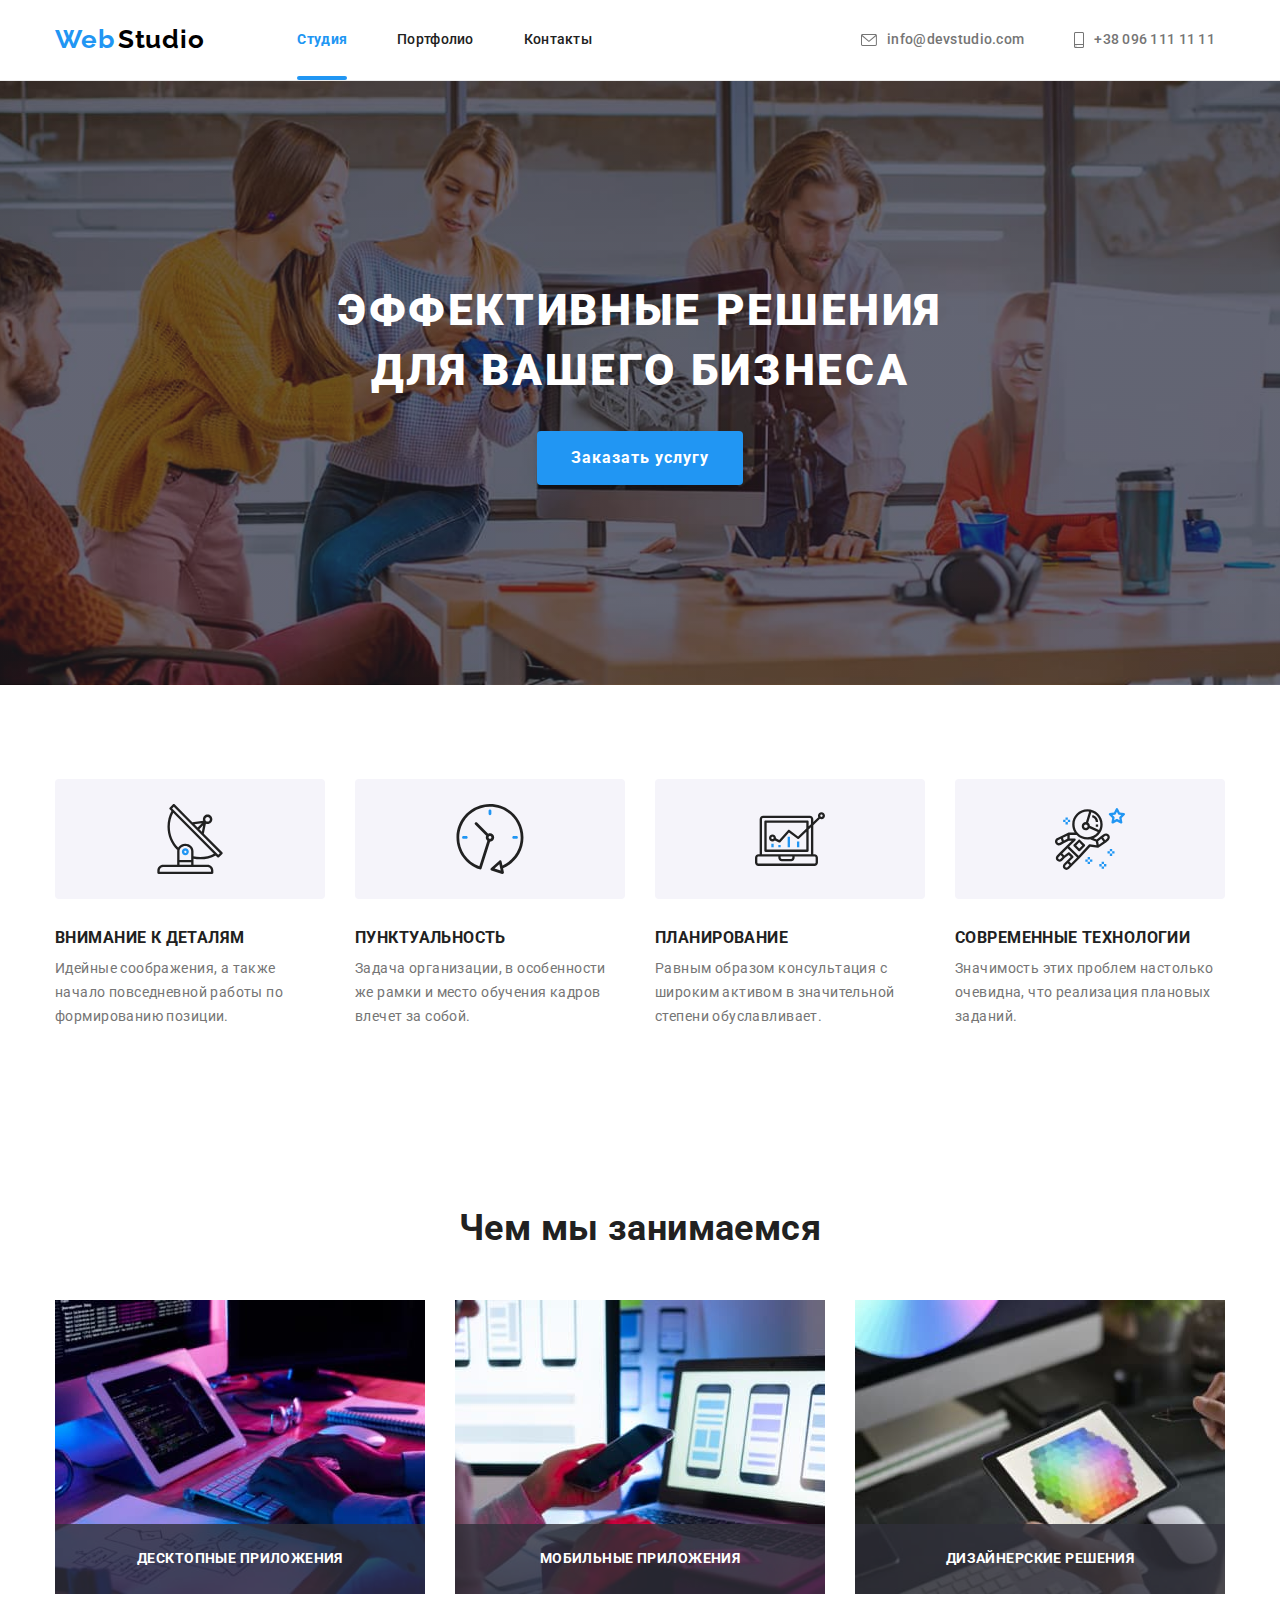
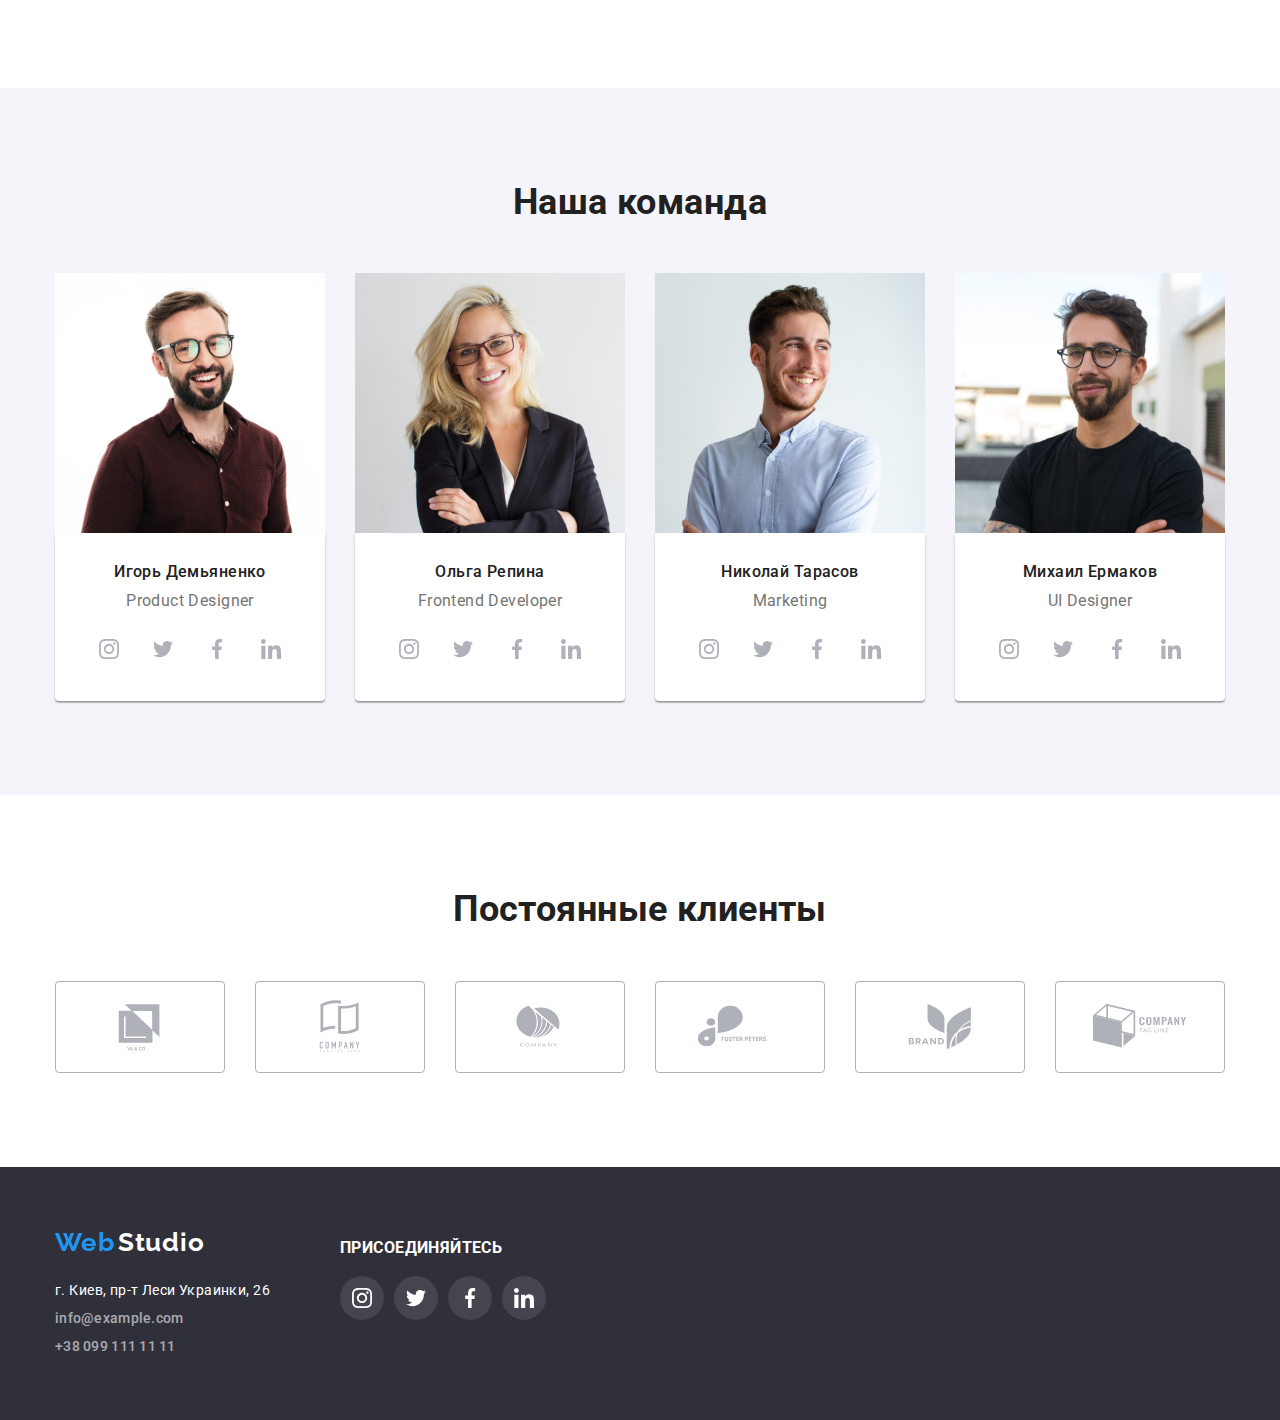
<file: index.html>
<!DOCTYPE html>
<html lang="ru">
<head>
    <meta charset="UTF-8">
    <meta http-equiv="X-UA-Compatible" content="IE=edge">
    <meta name="viewport" content="width=device-width, initial-scale=1.0">
    <title>Студия</title>
    <link rel="preconnect" href="https://fonts.googleapis.com">
    <link rel="preconnect" href="https://fonts.gstatic.com" crossorigin>
    <link href="https://fonts.googleapis.com/css2?family=Raleway:wght@700&family=Roboto:wght@400;500;700;900&display=swap"
        rel="stylesheet">
    <link rel="stylesheet" href="https://cdnjs.cloudflare.com/ajax/libs/modern-normalize/1.1.0/modern-normalize.min.css">
    <link rel="stylesheet" href="./css/styles.css">
</head>
<body>
    
    <!-- Шапка сайта -->
    <header>
        <div class="header container">
            <!-- Навигация -->
            <nav class="nav">
                <a  class="logo" href="index.html">
                    <span class="logo-first">Web</span>
                    <span class="logo-second">Studio</span>
                </a>
                <ul class="nav-list">
                    <li class="item">
                        <a href="index.html" class="nav-link active-page">Студия</a>
                    </li>
                    <li class="item">
                        <a href="portfolio.html" class="nav-link ">Портфолио</a>
                    </li>
                    <li class="item">
                        <a href="#" class="nav-link">Контакты</a>
                    </li>
                </ul>
            </nav>
            <!-- Контакты -->
            <ul class="contacts-list">
                <li class="item">
                    <a href="mailto:info@devstudio.com" class="contacts" >
                        <svg class="icon-envelope" width="16" height = "12" >
                            <use href="images/icons.svg#icon-envelope" ></use>                            
                        </svg>
                        info@devstudio.com
                    </a>
                </li>
                <li class="item">
                    <a href="tel:+380961111111" class="contacts icon-smartphone">
                        <svg class="icon-smartphone" width="10" height="16">
                            <use href="images/icons.svg#icon-smartphone"></use>
                        </svg>
                        +38 096 111 11 11
                    </a>
                </li>
            </ul>
        </div>
    </header>
    <main>
        <!-- Герой -->
        <section class="hero">
            <div class="container"> 
                <h1>Эффективные решения для вашего бизнеса</h1>
                <button  class="buttons" data-modal-open type="button">
                    Заказать услугу
                </button>
            </div>
        </section>
        <!-- Особенности -->
        <section >
            <div class="container">
                <h2 class="hidden">Особенности</h2>
                <ul class="about">
                    <li class="item">
                        <div class="about-icon">
                            <svg width="70" height="70">
                                <use href="images/icons.svg#icon-antenna"></use>
                            </svg>
                        </div>
                        <h3>Внимание к деталям</h3>
                        <p>Идейные соображения, а также начало повседневной работы по формированию позиции.</p>
                    </li>
                    <li class="item">
                        <div class="about-icon">
                            <svg class="about-icons" width="70" height="70">
                                <use href="images/icons.svg#icon-clock"></use>
                            </svg>
                        </div>
                        <h3>Пунктуальность</h3>
                        <p>Задача организации, в особенности же рамки и место обучения кадров влечет за собой.</p>
                    </li>
                    <li class="item">
                        <div class="about-icon">
                            <svg class="about-icons" width="70" height="70">
                                <use href="images/icons.svg#icon-diagram"></use>
                            </svg>
                        </div>
                        <h3>Планирование</h3>
                        <p>Равным образом консультация с широким активом в значительной степени обуславливает.</p>
                    </li>
                    <li class="item">
                        <div class="about-icon">
                            <svg class="about-icons" width="70" height="70">
                                <use href="images/icons.svg#icon-astronaut"> </use>
                            </svg>
                        </div>
                        <h3>Современные технологии</h3>
                        <p>Значимость этих проблем настолько очевидна, что реализация плановых заданий.</p>
                    </li>
                </ul>
            </div>
        </section>
        <!-- Чем мы занимаемся -->
        <section class="what-we-do">
            <div class="container">
                <h2 class="title">Чем мы занимаемся</h2>
                <ul class="what-we-do-list">
                    <li class="item">
                        <img src="./images/box-1.jpg" alt="разработка приложений" width="370">
                        <p class="description">Десктопные приложения</p>
                    </li>
                    <li class="item">
                        <img src="./images/box-2.jpg" alt="оптимизация сайта под мобильную птаформу" width="370">
                        <p class="description">Мобильные приложения</p>
                    </li>
                    <li class="item">
                        <img src="./images/box-3.jpg" alt="цветовая палитра на планшете" width="370">
                        <p class="description">Дизайнерские решения</p>
                    </li>
                </ul>
            </div>
        </section>
        <!-- Наша команда -->
        <section class="team">
            <div class="container">
                <h2 class="title">Наша команда</h2>
                <ul class="team-list">
                    <li class="item">
                        <img src="./images/teamcard1.jpg" alt="Игорь Демьяненко" width="270" height="260">
                        <div class="team-cards">
                            <h3>Игорь Демьяненко</h3>
                            <p>Product Designer</p>
                            
                                <ul class="social-links">
                                    <li class="social-item" >
                                        <a class="social-link" href="#" aria-label="instagram" >
                                            <svg  width="20" height="20">
                                                <use href="images/icons.svg#icon-instagram"></use>
                                            </svg>
                                        </a>
                                    </li>
                                    <li class="social-item" >
                                        <a href="#" class="social-link" aria-label="twitter" >
                                            <svg  width="20" height="20">
                                                <use href="images/icons.svg#icon-twitter"></use>
                                            </svg>
                                        </a>
                                    </li>
                                    <li class="social-item" >
                                        <a href="#" class="social-link" aria-label="facebook" >
                                            <svg  width="20" height="20">
                                                <use href="images/icons.svg#icon-facebook"></use>
                                            </svg>
                                        </a>
                                    </li>
                                    <li class="social-item" >
                                        <a href="#" class="social-link" aria-label="linkedin" >
                                            <svg  width="20" height="20">
                                                <use href="images/icons.svg#icon-linkedin"></use>
                                            </svg>
                                        </a>
                                    </li>
                                </ul>
                            
                        </div>
                    </li>
                    <li class="item">
                        <img src="./images/teamcard2.jpg" alt="Ольга Репина" width="270" height="260">
                        <div class="team-cards">
                            <h3>Ольга Репина</h3>
                            <p>Frontend Developer</p>
                            <ul class="social-links">
                                <li class="social-item">
                                    <a class="social-link" href="#" aria-label="instagram">
                                        <svg width="20" height="20">
                                            <use href="images/icons.svg#icon-instagram"></use>
                                        </svg>
                                    </a>
                                </li>
                                <li class="social-item">
                                    <a href="#" class="social-link" aria-label="twitter">
                                        <svg width="20" height="20">
                                            <use href="images/icons.svg#icon-twitter"></use>
                                        </svg>
                                    </a>
                                </li>
                                <li class="social-item">
                                    <a href="#" class="social-link" aria-label="facebook">
                                        <svg width="20" height="20">
                                            <use href="images/icons.svg#icon-facebook"></use>
                                        </svg>
                                    </a>
                                </li>
                                <li class="social-item">
                                    <a href="#" class="social-link" aria-label="linkedin">
                                        <svg width="20" height="20">
                                            <use href="images/icons.svg#icon-linkedin"></use>
                                        </svg>
                                    </a>
                                </li>
                            </ul>
                        </div>
                    </li>
                    <li class="item">
                        <img src="./images/teamcard3.jpg" alt="Николай Тарасов" width="270" height="260">
                        <div class="team-cards">
                            <h3>Николай Тарасов</h3>
                            <p>Marketing</p>
                            <ul class="social-links">
                                <li class="social-item">
                                    <a class="social-link" href="#" aria-label="instagram">
                                        <svg width="20" height="20">
                                            <use href="images/icons.svg#icon-instagram"></use>
                                        </svg>
                                    </a>
                                </li>
                                <li class="social-item">
                                    <a href="#" class="social-link" aria-label="twitter">
                                        <svg width="20" height="20">
                                            <use href="images/icons.svg#icon-twitter"></use>
                                        </svg>
                                    </a>
                                </li>
                                <li class="social-item">
                                    <a href="#" class="social-link" aria-label="facebook">
                                        <svg width="20" height="20">
                                            <use href="images/icons.svg#icon-facebook"></use>
                                        </svg>
                                    </a>
                                </li>
                                <li class="social-item">
                                    <a href="#" class="social-link" aria-label="linkedin">
                                        <svg width="20" height="20">
                                            <use href="images/icons.svg#icon-linkedin"></use>
                                        </svg>
                                    </a>
                                </li>
                            </ul>
                        </div>
                    </li>
                    <li class="item">
                        <img src="./images/teamcard4.jpg" alt="Михаил Ермаков" width="270" height="260">
                        <div class="team-cards">
                            <h3>Михаил Ермаков</h3>
                            <p>UI Designer</p>
                            <ul class="social-links">
                                <li class="social-item">
                                    <a class="social-link" href="#" aria-label="instagram">
                                        <svg width="20" height="20">
                                            <use href="images/icons.svg#icon-instagram"></use>
                                        </svg>
                                    </a>
                                </li>
                                <li class="social-item">
                                    <a href="#" class="social-link" aria-label="twitter">
                                        <svg width="20" height="20">
                                            <use href="images/icons.svg#icon-twitter"></use>
                                        </svg>
                                    </a>
                                </li>
                                <li class="social-item">
                                    <a href="#" class="social-link" aria-label="facebook">
                                        <svg width="20" height="20">
                                            <use href="images/icons.svg#icon-facebook"></use>
                                        </svg>
                                    </a>
                                </li>
                                <li class="social-item">
                                    <a href="#" class="social-link" aria-label="linkedin">
                                        <svg width="20" height="20">
                                            <use href="images/icons.svg#icon-linkedin"></use>
                                        </svg>
                                    </a>
                                </li>
                            </ul>
                        </div>
                    </li>
                </ul>
            </div>
        </section>
        <!-- Наши клиенты -->
        <section class="clients">
            <div class="container">
                <h2 class="title">Постоянные клиенты</h2>
                <ul class="clients-list">
                    <li class="client-item" >
                        <a href="#" class="client-link">
                            <svg width="106" height="60">
                                <use href="./images/icons.svg#icon-logo-1" ></use>
                            </svg>
                        </a>
                    </li>
                    <li class="client-item" >
                        <a href="#" class="client-link">
                            <svg width="106" height="60">
                                <use href="./images/icons.svg#icon-logo-2" ></use>
                            </svg>
                        </a>
                    </li>
                    <li class="client-item" >
                        <a href="#" class="client-link">
                            <svg width="106" height="60">
                                <use href="./images/icons.svg#icon-logo-3" ></use>
                            </svg>
                        </a>
                    </li>
                    <li class="client-item" >
                        <a href="#" class="client-link">
                            <svg width="106" height="60">
                                <use href="./images/icons.svg#icon-logo-4" ></use>
                            </svg>
                        </a>
                    </li>
                    <li class="client-item" >
                        <a href="#" class="client-link">
                            <svg width="106" height="60">
                                <use href="./images/icons.svg#icon-logo-5" ></use>
                            </svg>
                        </a>
                    </li>
                    <li class="client-item" >
                        <a href="#" class="client-link">
                            <svg width="106" height="60">
                                <use href="./images/icons.svg#icon-logo-6" ></use>
                            </svg>
                        </a>
                    </li>
                </ul>
            </div>
        </section>

    </main>
    <!-- Подвал -->
    <footer class="footer">
        <div class="container">
            <div class="address"><a class="logo-footer" href="index.html">
                    <span class="logo-first">Web</span>
                    <span class="logo-second">Studio</span>
                </a>
                <address>
                    <ul class="address-list">
                        <li class="item">
                            <a class="address" href="https://goo.gl/maps/gMFZXmqn6xjPHVWj6">г. Киев, пр-т Леси Украинки, 26</a>
                        </li>
                        <li class="item">
                            <a class="contacts" href="mailto:nfo@example.com">info@example.com</a>
                        </li>
                        <li class="item">
                            <a class="contacts" href="tel:+380991111111">+38 099 111 11 11</a>
                        </li>
                    </ul>
                </address>
            </div>
            <!-- Иконки -->
            <div class="social">
                <h3>присоединяйтесь</h3>
                <ul class="social-links">
                    <li class="social-item">
                        <a class="social-link" href="#" aria-label="instagram">
                            <svg width="20" height="20">
                                <use href="images/icons.svg#icon-instagram"></use>
                            </svg>
                        </a>
                    </li>
                    <li class="social-item">
                        <a href="#" class="social-link" aria-label="twitter">
                            <svg width="20" height="20">
                                <use href="images/icons.svg#icon-twitter"></use>
                            </svg>
                        </a>
                    </li>
                    <li class="social-item">
                        <a href="#" class="social-link" aria-label="facebook">
                            <svg width="20" height="20">
                                <use href="images/icons.svg#icon-facebook"></use>
                            </svg>
                        </a>
                    </li>
                    <li class="social-item">
                        <a href="#" class="social-link" aria-label="linkedin">
                            <svg width="20" height="20">
                                <use href="images/icons.svg#icon-linkedin"></use>
                            </svg>
                        </a>
                    </li>
                </ul>
            </div>
        </div>
    </footer>
    <div class="backdrop is-hidden " data-modal>
        <div class="modal">
             <button data-modal-close type ="button" class="close-button" >
                <svg class="icon-close" width="11" height="11">
                    <use href="images/icons.svg#icon-close"></use>
                </svg>
             </button> 
        </div>
    </div>
    <script src="./js/modal.js"></script>
</body>
</html>
</file>
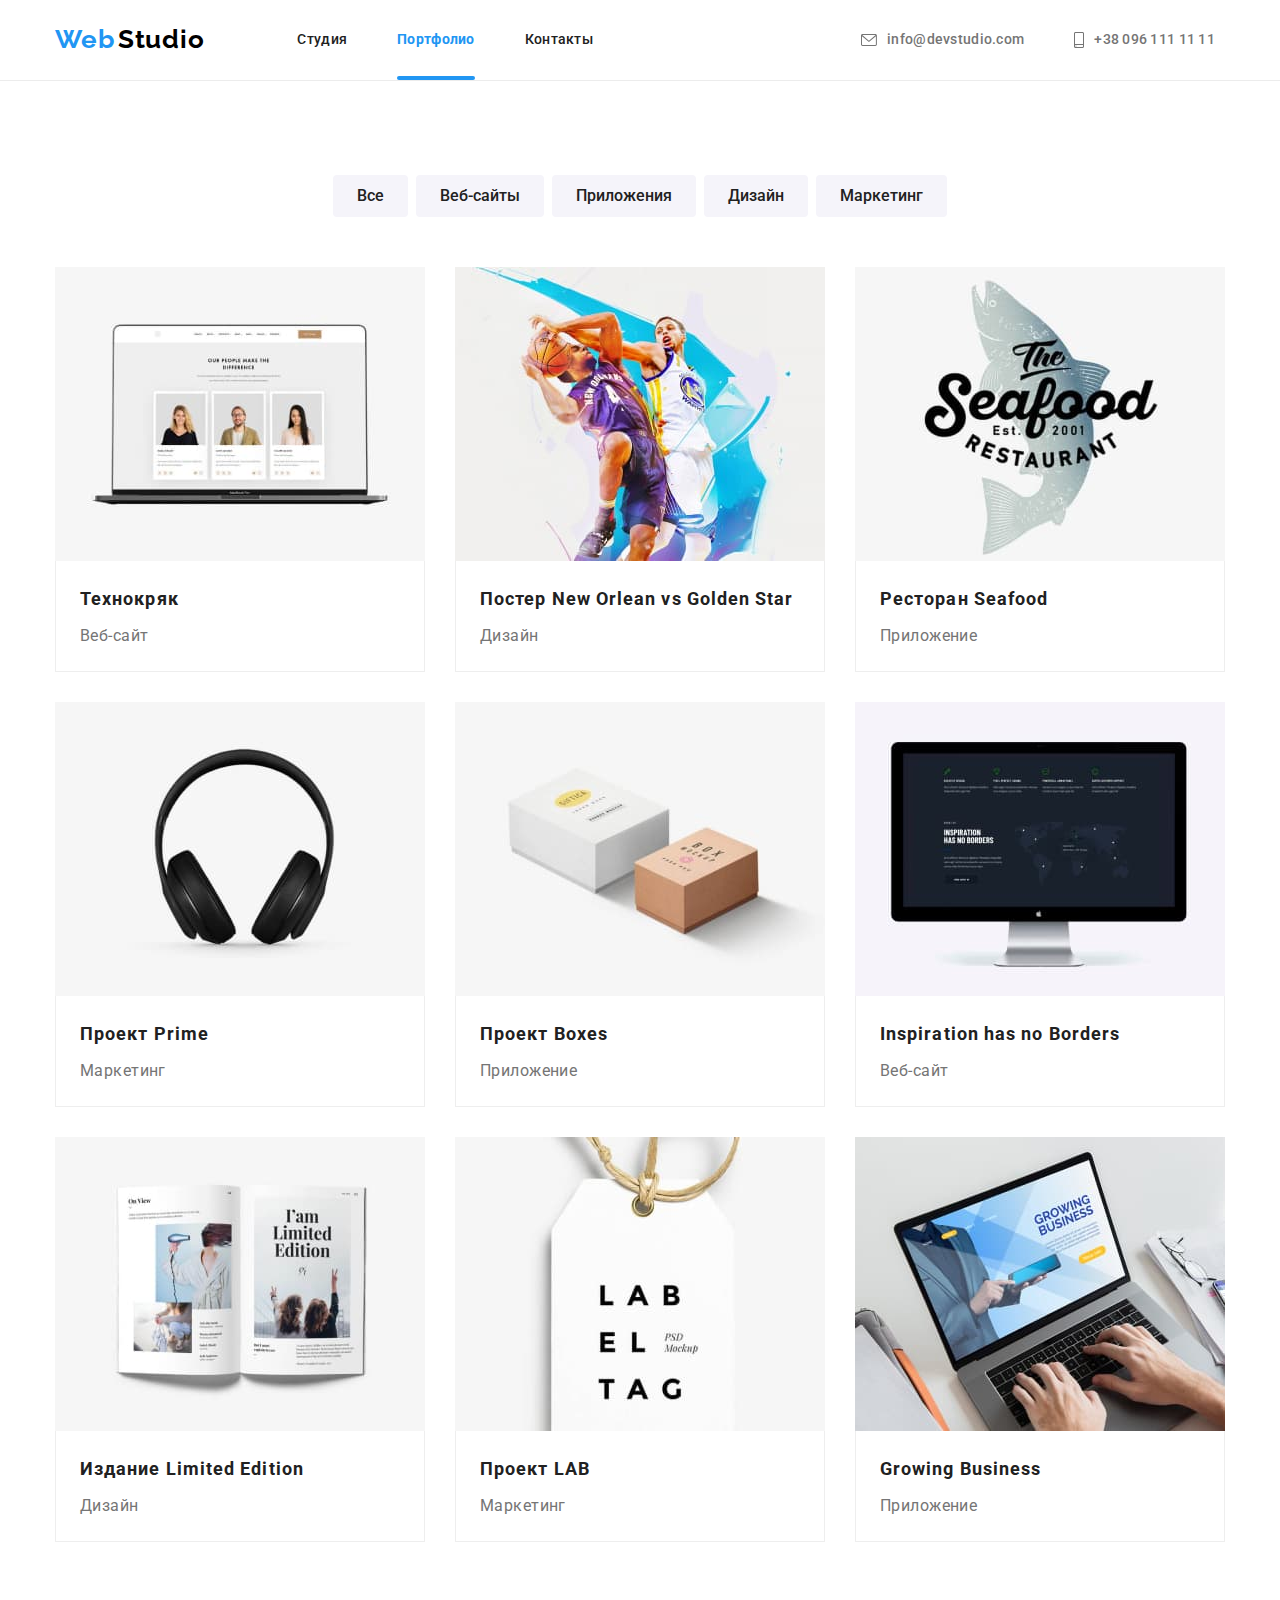
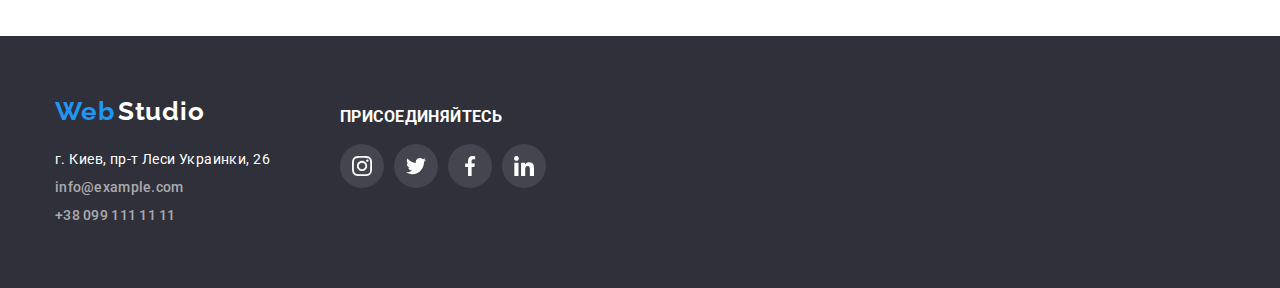
<file: portfolio.html>
<!DOCTYPE html>
<html lang="en">
<head>
    <meta charset="UTF-8">
    <meta http-equiv="X-UA-Compatible" content="IE=edge">
    <meta name="viewport" content="width=device-width, initial-scale=1.0">
    <title>Portfolio</title>
    <link rel="preconnect" href="https://fonts.googleapis.com">
    <link rel="preconnect" href="https://fonts.gstatic.com" crossorigin>
    <link href="https://fonts.googleapis.com/css2?family=Raleway:wght@700&family=Roboto:wght@400;500;700;900&display=swap"
        rel="stylesheet">
    <link rel="stylesheet" href="https://cdnjs.cloudflare.com/ajax/libs/modern-normalize/1.1.0/modern-normalize.min.css">
    <link rel="stylesheet" href="./css/styles.css">
</head>
<body>
    <!-- Шапка сайта -->
    <header>
        <div class="header container">
            <!-- Навигация -->
            <nav class="nav">
                <a class="logo" href="index.html">
                    <span class="logo-first">Web</span>
                    <span class="logo-second">Studio</span>
                </a>
                <ul class="nav-list">
                    <li class="item"><a href="index.html" class="nav-link ">Студия</a></li>
                    <li class="item"><a href="portfolio.html" class="nav-link active-page">Портфолио</a></li>
                    <li class="item"><a href="#" class="nav-link">Контакты</a></li>
                </ul>
            </nav>
            <!-- Контакты -->
            <ul class="contacts-list">
                <li class="item">
                    <a href="mailto:info@devstudio.com" class="contacts">
                        <svg class="icon-envelope" width="16" height="12">
                            <use href="images/icons.svg#icon-envelope"></use>
                        </svg>
                        info@devstudio.com
                    </a>
                </li>
                <li class="item">
                    <a href="tel:+380961111111" class="contacts icon-smartphone">
                        <svg class="icon-smartphone" width="10" height="16">
                            <use href="images/icons.svg#icon-smartphone"></use>
                        </svg>
                        +38 096 111 11 11
                    </a>
                </li>
            </ul>
        </div>
    </header>
    <main>
        <div class="container">
            <!-- Portfolio -->
            <h1 class="hidden">Portfolio</h1>
            <!-- Filters -->
            <div>
                <h2 class="hidden">Filters</h2>
                <ul class="filters">
                    <li class="item"><button class="buttons" type="button">Все</button></li>
                    <li class="item"><button class="buttons" type="button">Веб-сайты</button></li>
                    <li class="item"><button class="buttons" type="button">Приложения</button></li>
                    <li class="item"><button class="buttons" type="button">Дизайн</button></li>
                    <li class="item"><button class="buttons" type="button">Маркетинг</button></li>
                </ul>
            </div>
            <!-- Примеры работ -->
            <div class="projects">
                <h2 class="hidden">Projects</h2>
                <ul class="projects-list">
                    <li class="item">
                        <a href="#" class="link">
                            <div class="project-overley">
                                <img src="./images/portfolio/project-1.jpg" alt="Проект 1" width="370">
                                <p class="project-text">
                                    Технокряк это современная площадка распространения коронавируса.
                                    Компании используют эту платформу для цифрового
                                    шпионажа и атак на защищённые сервера конкурентов.
                                </p>
                            </div>
                            <div class="card">
                                <h3>Технокряк</h3>
                                <p>Веб-сайт</p>
                            </div>
                        </a>
                    </li>
                    <li class="item">
                        <a href="#" class="link">
                            <div class="project-overley">
                                <img src="./images/portfolio/project-2.jpg" alt="Проект 2" width="370">
                                <p class="project-text">
                                    Технокряк это современная площадка распространения коронавируса.
                                    Компании используют эту платформу для цифрового
                                    шпионажа и атак на защищённые сервера конкурентов.
                                </p>
                            </div>
                            <div class="card">
                                <h3>Постер New Orlean vs Golden Star</h3>
                                <p>Дизайн</p>
                            </div>
                        </a>
                    </li>
                    <li class="item">
                        <a href="#" class="link">
                            <div class="project-overley">
                                <img src="./images/portfolio/project-3.jpg" alt="Проект 3" width="370">
                                <p class="project-text">
                                    Технокряк это современная площадка распространения коронавируса.
                                    Компании используют эту платформу для цифрового
                                    шпионажа и атак на защищённые сервера конкурентов.
                                </p>
                            </div>
                            <div class="card">
                                <h3>Ресторан Seafood</h3>
                                <p>Приложение</p>
                            </div>
                        </a>
                    </li>
                    <li class="item">
                        <a href="#" class="link">
                            <div class="project-overley">
                                <img src="./images/portfolio/project-4.jpg" alt="Проект 4" width="370">
                                <p class="project-text">
                                    Технокряк это современная площадка распространения коронавируса.
                                    Компании используют эту платформу для цифрового
                                    шпионажа и атак на защищённые сервера конкурентов.
                                </p>
                            </div>
                            <div class="card">
                                <h3>Проект Prime</h3>
                                <p>Маркетинг</p>
                            </div>
                        </a>
                    </li>
                    <li class="item">
                        <a href="#" class="link">
                            <div class="project-overley">
                                <img src="./images/portfolio/project-5.jpg" alt="Проект 5" width="370">
                                <p class="project-text">
                                    Технокряк это современная площадка распространения коронавируса.
                                    Компании используют эту платформу для цифрового
                                    шпионажа и атак на защищённые сервера конкурентов.
                                </p>
                            </div>
                            <div class="card">
                                <h3>Проект Boxes</h3>
                                <p>Приложение</p>
                            </div>
                        </a>
                    </li>
                    <li class="item">
                        <a href="#" class="link">
                            <div class="project-overley">
                                <img src="./images/portfolio/project-6.jpg" alt="Проект 6" width="370">
                                <p class="project-text">
                                    Технокряк это современная площадка распространения коронавируса.
                                    Компании используют эту платформу для цифрового
                                    шпионажа и атак на защищённые сервера конкурентов.
                                </p>
                            </div>
                            <div class="card">
                                <h3>Inspiration has no Borders</h3>
                                <p>Веб-сайт</p>
                            </div>
                        </a>
                    </li>
                    <li class="item">
                        <a href="#" class="link">
                            <div class="project-overley">
                                <img src="./images/portfolio/project-7.jpg" alt="Проект 7" width="370">
                                <p class="project-text">
                                    Технокряк это современная площадка распространения коронавируса.
                                    Компании используют эту платформу для цифрового
                                    шпионажа и атак на защищённые сервера конкурентов.
                                </p>
                            </div>
                            <div class="card">
                                <h3>Издание Limited Edition</h3>
                                <p>Дизайн</p>
                            </div>
                        </a>
                    </li>
                    <li class="item">
                        <a href="#" class="link">
                            <div class="project-overley">
                                <img src="./images/portfolio/project-8.jpg" alt="Проект 8" width="370">
                                <p class="project-text">
                                    Технокряк это современная площадка распространения коронавируса.
                                    Компании используют эту платформу для цифрового
                                    шпионажа и атак на защищённые сервера конкурентов.
                                </p>
                            </div>
                            <div class="card">
                                <h3>Проект LAB</h3>
                                <p>Маркетинг</p>
                            </div>
                        </a>
                    </li>
                    <li class="item">
                        <a href="#" class="link">
                            <div class="project-overley">
                                <img src="./images/portfolio/project-9.jpg" alt="Проект 9" width="370">
                                <p class="project-text">
                                    Технокряк это современная площадка распространения коронавируса.
                                    Компании используют эту платформу для цифрового
                                    шпионажа и атак на защищённые сервера конкурентов.
                                </p>
                            </div>
                            <div class="card">
                                <h3>Growing Business</h3>
                                <p>Приложение</p>
                            </div>
                        </a>
                    </li>
                </ul>
            </div>
        </div>
    </main>
    <!-- Footer -->
    <footer class="footer">
        <div class="container">
            <div class="address"><a class="logo-footer" href="index.html">
                    <span class="logo-first">Web</span>
                    <span class="logo-second">Studio</span>
                </a>
                <address>
                    <ul class="address-list">
                        <li class="item">
                            <a class="address" href="https://goo.gl/maps/gMFZXmqn6xjPHVWj6">г. Киев, пр-т Леси Украинки, 26</a>
                        </li>
                        <li class="item">
                            <a class="contacts" href="mailto:nfo@example.com">info@example.com</a>
                        </li>
                        <li class="item">
                            <a class="contacts" href="tel:+380991111111">+38 099 111 11 11</a>
                        </li>
                    </ul>
                </address>
            </div>
            <div class="social">
                <h3>присоединяйтесь</h3>
                <ul class="social-links">
                    <li class="social-item">
                        <a class="social-link" href="#" aria-label="instagram">
                            <svg width="20" height="20">
                                <use href="images/icons.svg#icon-instagram"></use>
                            </svg>
                        </a>
                    </li>
                    <li class="social-item">
                        <a href="#" class="social-link" aria-label="twitter">
                            <svg width="20" height="20">
                                <use href="images/icons.svg#icon-twitter"></use>
                            </svg>
                        </a>
                    </li>
                    <li class="social-item">
                        <a href="#" class="social-link" aria-label="facebook">
                            <svg width="20" height="20">
                                <use href="images/icons.svg#icon-facebook"></use>
                            </svg>
                        </a>
                    </li>
                    <li class="social-item">
                        <a href="#" class="social-link" aria-label="linkedin">
                            <svg width="20" height="20">
                                <use href="images/icons.svg#icon-linkedin"></use>
                            </svg>
                        </a>
                    </li>
                </ul>
            </div>
        </div>
    </footer>
</body>
</html>
</file>
<file: css/styles.css>
:root {
  --main-color: #212121;
  --background: #ffffff;
  --secondary-text: #757575;
  --color-active: #2196f3;
  --color-logo: #000000;
  --bacground-button: #f5f4fa;
  --background-footer: #2f303a;
  --footer-contacts: rgba(255, 255, 255, 0.6);
  --background-hero: #c4c4c4;
  --social-color: #afb1b8;
  --hero-active-button: #188ce8;
}
/* ======= main styles ======== */
body {
  font-family: "Roboto", "Verdana", "Tahoma", sans-serif;
  font-size: 14px;
  font-style: normal;
  font-weight: 400;
  line-height: 1.71;
  letter-spacing: 0.03em;
  color: var(--main-color);
  background-color: var(--background);
}

h1,
h2,
h4,
h5,
h6,
p {
  margin: 0;
}

img {
  display: block;
  max-width: 100%;
  height: auto;
}

li,
ul,
ol,
a {
  list-style: none;
  padding: 0;
  margin: 0;
}

header {
  border-bottom: 1px solid #ececec;
}

/* ======= projects-list Portfolio  ========= */
.projects-list {
  display: flex;
  flex-wrap: wrap;
}

.projects-list .item:not(:nth-child(3n)) {
  margin-right: 30px;
}

.projects-list .item:nth-child(-n + 6) {
  margin-bottom: 30px;
}

.projects-list .item:nth-child(n + 7) {
  margin-bottom: 94px;
}

.projects h3 {
  margin-right: 24px;
  margin-left: 24px;
  margin-top: 0px;
  margin-bottom: 4px;
  font-weight: bold;
  font-size: 18px;
  line-height: 2;
  letter-spacing: 0.06em;
  padding-top: 20px;
}

.card > p {
  margin-left: 24px;
  margin-right: 24px;
  margin-bottom: 20px;
  font-size: 16px;
  line-height: 1.87;
  color: var(--secondary-text);
}

.card {
  border-left: 1px solid #eeeeee;
  border-right: 1px solid #eeeeee;
  border-bottom: 1px solid #eeeeee;
}

a {
  text-decoration: none;
  color: inherit;
}

.hidden {
  display: none;
  margin: 0;
  padding: 0;
}

.projects-list > .item {
  transition-property: box-shadow;
  transition-duration: 250ms;
  transition-timing-function: cubic-bezier(0.4, 0, 0.2, 1);
}

.projects-list > .item:hover,
.projects-list > .item:focus {
  box-shadow: 0px 1px 1px rgba(0, 0, 0, 0.12), 0px 4px 4px rgba(0, 0, 0, 0.06),
    1px 4px 6px rgba(0, 0, 0, 0.16);
}

/* ============ flex styles ============ */
.container {
  width: 1200px;
  padding-right: 15px;
  padding-left: 15px;
  margin: 0 auto;
}

.header,
.nav-list,
.contacts-list,
.nav {
  display: flex;
  align-items: center;
}

/* .logo {
  margin-left: 15px;
} */

ul.contacts-list {
  padding: 0;
  /* margin-right: 15px; */
  margin-left: auto;
}

.nav-list > .item:not(:last-child) {
  margin-right: 50px;
}

.nav-link {
  display: block;
  padding-top: 32px;
  padding-bottom: 32px;
}

.contacts-list .item + .item {
  margin-left: 50px;
}

.nav-list {
  margin-left: 93px;
}

/* ============== about Flex ========== */

.about {
  display: flex;
  margin-top: 94px;
  margin-bottom: 94px;
}

.about .item + .item {
  margin-left: 30px;
}

/* ========== what-we-do Flex========= */

.what-we-do-list {
  display: flex;
  margin-bottom: 94px;
  position: relative;
}

.what-we-do-list .item img {
  background-color: rgba(47, 48, 58, 0.8);
  height: 100%;
}

.what-we-do-list .item + .item {
  margin-left: 30px;
}

.description {
  display: block;
  position: absolute;
  bottom: 0;
  padding-bottom: 27px;
  padding-top: 27px;
  margin: 0;

  font-weight: bold;
  font-size: 14px;
  line-height: 1.14;
  text-align: center;
  letter-spacing: 0.03em;
  text-transform: uppercase;
  color: var(--background);
  background-color: rgba(47, 48, 58, 0.8);
  width: 370px;
}

/* ========= team  Flex=========== */

.what-we-do .title,
.clients .title,
.team .title {
  padding-bottom: 50px;
  padding-top: 94px;
}

.what-we-do .title {
  padding-top: 85px;
}

.team-list {
  display: flex;
  padding-bottom: 94px;
}

.team-list .item + .item {
  margin-left: 30px;
}

.team-list .item h3 {
  padding-top: 30px;
  padding-bottom: 10px;
  margin: 0;
}

.team {
  background-color: var(--bacground-button);
}

.team p {
  padding-bottom: 16px;
}

.team-cards {
  background: var(--background);
  box-shadow: 0px 1px 3px rgba(0, 0, 0, 0.12), 0px 1px 1px rgba(0, 0, 0, 0.14),
    0px 2px 1px rgba(0, 0, 0, 0.2);
  border-bottom-left-radius: 4px;
  border-bottom-right-radius: 4px;
}

/* ========= logo ========================== */
.logo-first {
  color: var(--color-active);
}

.logo-second {
  color: var(--color-logo);
}

.logo-first,
.logo-second {
  font-family: "Raleway", "Tahoma", sans-serif;
  font-style: normal;
  font-weight: bold;
  font-size: 26px;
  line-height: 1.19;
  letter-spacing: 0.03em;
}

/* ======== Navigation ========================== */
.nav-link,
.contacts {
  color: var(--main-color);
  font-weight: 500;
  line-height: 1.14;
  letter-spacing: 0.02em;

  transition-property: color;
  transition-duration: 250ms;
  transition-timing-function: cubic-bezier(0.4, 0, 0.2, 1);
}

a.active-page {
  color: var(--color-active);
  font-weight: bold;
}

.active-page::after {
  content: "";
  display: block;
  position: absolute;
  width: 100%;
  bottom: 0;

  height: 4px;
  background-color: var(--color-active);
  border-radius: 2px;
}

.nav-list .item {
  position: relative;
}

.nav-link:hover,
.nav-link:focus,
.contacts:hover,
.contacts:focus {
  color: var(--color-active);
}

.contacts {
  color: var(--secondary-text);
}

/* ======= Footer =============================== */
.footer .container {
  display: flex;
  align-items: center;
}

.logo-footer {
  display: block;
  padding-top: 60px;
  margin-bottom: 20px;
}

.footer {
  background-color: var(--background-footer);
}

.footer .logo-first {
  color: var(--color-active);
}

.footer .logo-second,
.address {
  color: var(--background);
}

.footer .contacts,
.footer .address {
  font-style: normal;
  color: var(--footer-contacts);
  font-size: 14px;
  line-height: 1.71;
}

.footer .address {
  color: var(--background);
}

.address-list {
  padding-bottom: 60px;
}

.address-list .item + .item {
  margin-top: 4px;
}

.social {
  margin-left: 70px;
  margin-top: 72px;
  margin-bottom: 100px;
  /* outline: #afb1b8 solid 2px; */
}
.social .social-item {
  padding-right: 0;
  padding-left: 0;
}

.social h3 {
  margin-bottom: 18px;
  color: var(--background);
}

.footer .social-links {
  margin-right: 0;
  margin-left: 0;
  padding: 0;
}

.footer .social-link {
  display: flex;
  width: 44px;
  height: 44px;
  justify-content: center;
  align-items: center;
  fill: var(--background);
  background: rgba(255, 255, 255, 0.1);
  border-radius: 50%;
  padding-bottom: 0;
}

/* ========== Filters ======================= */

.filters {
  display: flex;
  background-color: var(--background);
  justify-content: center;
  margin-bottom: 50px;
  margin-top: 94px;
}

.filters .item + .item {
  margin-left: 8px;
}

.buttons {
  display: inline-block;
  background-color: var(--bacground-button);
  color: var(--main-color);
  cursor: pointer;
  font-family: "Roboto", "Verdana", "Tahoma", sans-serif;
  font-weight: 500;
  font-size: 16px;
  line-height: 1.62;
  text-align: center;
  border-radius: 4px;
  padding-top: 6px;
  padding-bottom: 6px;
  padding-right: 22px;
  padding-left: 22px;
  border-color: transparent;
}

.hero .buttons {
  display: inline-block;
  margin-bottom: 200px;
  padding-top: 10px;
  padding-bottom: 10px;
  padding-right: 32px;
  padding-left: 32px;

  transition-property: background-color;
  transition-duration: 250ms;
  transition-timing-function: cubic-bezier(0.4, 0, 0.2, 1);

  background-color: var(--color-active);
  font-weight: bold;
  line-height: 1.87;
  align-items: center;
  text-align: center;
  letter-spacing: 0.06em;
  min-width: 200px;
  color: var(--background);
  box-shadow: 0px 4px 4px rgba(0, 0, 0, 0.15);
  border-radius: 4px;
}

.buttons:hover,
.buttons:focus {
  background-color: var(--color-active);
  color: var(--background);
  box-shadow: 0px 3px 1px rgba(0, 0, 0, 0.1), 0px 1px 2px rgba(0, 0, 0, 0.08),
    0px 2px 2px rgba(0, 0, 0, 0.12);
  border-radius: 4px;

  transition-property: background-color box-shadow;
  transition-duration: 250ms;
  transition-timing-function: cubic-bezier(0.4, 0, 0.2, 1);
}

.hero .buttons:hover,
.hero .buttons:focus {
  background-color: var(--hero-active-button);
  box-shadow: 0px 4px 4px rgba(0, 0, 0, 0.15);
}

/* ======== Studio ================== */

.about p,
.team p {
  color: var(--secondary-text);
}

.about h3,
.social h3 {
  display: block;
  font-weight: bold;
  line-height: 1.14;
  text-transform: uppercase;
  margin-top: 0;
}

.about h3 {
  margin-bottom: 10px;
}

/* ========== Hero ============ */

.hero {
  max-width: 1600px;
  background-color: var(--background-hero);
  text-align: center;
  margin-left: auto;
  margin-right: auto;
  background-image: linear-gradient(
      to right,
      rgba(47, 48, 58, 0.4),
      rgba(47, 48, 58, 0.4)
    ),
    url(../images/hero-img.jpg);
  background-position: center;
  background-size: cover;
}

.hero h1 {
  width: 696px;
  display: block;
  margin-bottom: 30px;
  padding-top: 200px;
  margin-left: auto;
  margin-right: auto;

  font-weight: 900;
  font-size: 44px;
  line-height: 1.36;
  text-align: center;
  letter-spacing: 0.06em;
  text-transform: uppercase;
  color: var(--background);
}

.what-we-do .title,
.team .title,
.clients .title {
  font-weight: bold;
  font-size: 36px;
  line-height: 1.16;
  text-align: center;
}

.team h3,
.team p {
  font-size: 16px;
  line-height: 1.18;
  text-align: center;
}

.team h3 {
  font-weight: 500;
}
/* ================ icons ============== */
.icon-envelope,
.icon-smartphone {
  display: inline-block;
  margin-right: 10px;
  fill: var(--secondary-text);
  align-items: center;
}
.contacts:hover .icon-envelope,
.contacts:focus .icon-envelope,
.contacts:hover .icon-smartphone,
.contacts:focus .icon-smartphone {
  fill: var(--color-active);
}

.contacts {
  display: flex;
  align-items: center;
}

.about-icon {
  width: 270px;
  height: 120px;
  background-color: var(--bacground-button);
  padding: 25px 100px;
  margin-bottom: 30px;
  border-radius: 4px;
}

/* ================ social-links ============== */

.social-links {
  display: flex;
  padding-bottom: 30px;
  margin-right: 32px;
  margin-left: 32px;
  justify-content: center;
}

.social-link:hover,
.social-link:focus {
  fill: var(--background);
  background-color: var(--color-active);
  border-radius: 50%;
  border: 1px solid transparent;
}

.social-link {
  display: flex;
  width: 44px;
  height: 44px;
  justify-content: center;
  align-items: center;
  fill: var(--social-color);
  border-radius: 50%;
  border: 0px solid transparent;

  transition-property: fill, background-color, border;
  transition-duration: 250ms;
  transition-timing-function: cubic-bezier(0.4, 0, 0.2, 1);
}

.social-item:not(:last-child) {
  margin-right: 10px;
}
/* ============== clients =========== */
.clients-list {
  display: flex;
  padding-bottom: 94px;
}

.client-link {
  display: flex;
  width: 170px;
  height: 92px;
  justify-content: center;
  align-items: center;
  border: 1px solid #afb1b8;
  border-radius: 4px;
  fill: var(--social-color);

  transition-property: fill border-color;
  transition-duration: 250ms;
  transition-timing-function: cubic-bezier(0.4, 0, 0.2, 1);
}

.client-link:hover,
.client-link:focus {
  fill: var(--color-active);
  border: 1px solid var(--color-active);
}

.client-item:not(:last-child) {
  margin-right: 30px;
}
/* ============ overlay for portfolio========= */

.project-overley {
  position: relative;
  overflow: hidden;
}

.project-text {
  display: block;
  position: absolute;
  top: 0;
  left: 0;
  transform: translateY(100%);

  height: 100%;
  width: 100%;
  padding: 63px 24px;
  background-color: rgba(33, 150, 243, 0.9);
  color: var(--background);
  font-size: 18px;
  line-height: 1.56;

  transition: transform 250ms cubic-bezier(0.4, 0, 0.2, 1);
}

.projects-list .link:hover .project-text,
.projects-list .link:focus .project-text {
  transform: translateY(0);
}

/* =============== modal ================== */

.backdrop {
  top: 0;
  left: 0;
  width: 100%;
  height: 100%;
  background-color: rgba(0, 0, 0, 0.2);
  visibility: visible;
  opacity: 1;
  transition: opacity 250ms cubic-bezier(0.4, 0, 0.2, 1),
    visibility 250ms cubic-bezier(0.4, 0, 0.2, 1);
}

.modal {
  position: fixed;
  top: 50%;
  left: 50%;
  min-width: 528px;
  min-height: 581px;

  box-shadow: 0px 1px 3px rgba(0, 0, 0, 0.12), 0px 1px 1px rgba(0, 0, 0, 0.14),
    0px 2px 1px rgba(0, 0, 0, 0.2);
  border-radius: 4px;
  background-color: var(--background);
  transform: translate(-50%, -50%) scale(1.1);
}

.is-hidden {
  visibility: hidden;
  opacity: 0;
  pointer-events: none;
}

.backdrop.is-hidden .modal {
  transform: translate(-50%, -50%) scale(1.1);
}

.close-button {
  display: block;
  padding: 7px;
  position: absolute;
  top: 8px;
  right: 8px;
  border: 1px solid rgba(0, 0, 0, 0.1);
  border-radius: 50%;
  background-color: var(--background);
  cursor: pointer;
}

.icon-close {
  display: block;
  fill: var(--color-logo);
}
</file>
